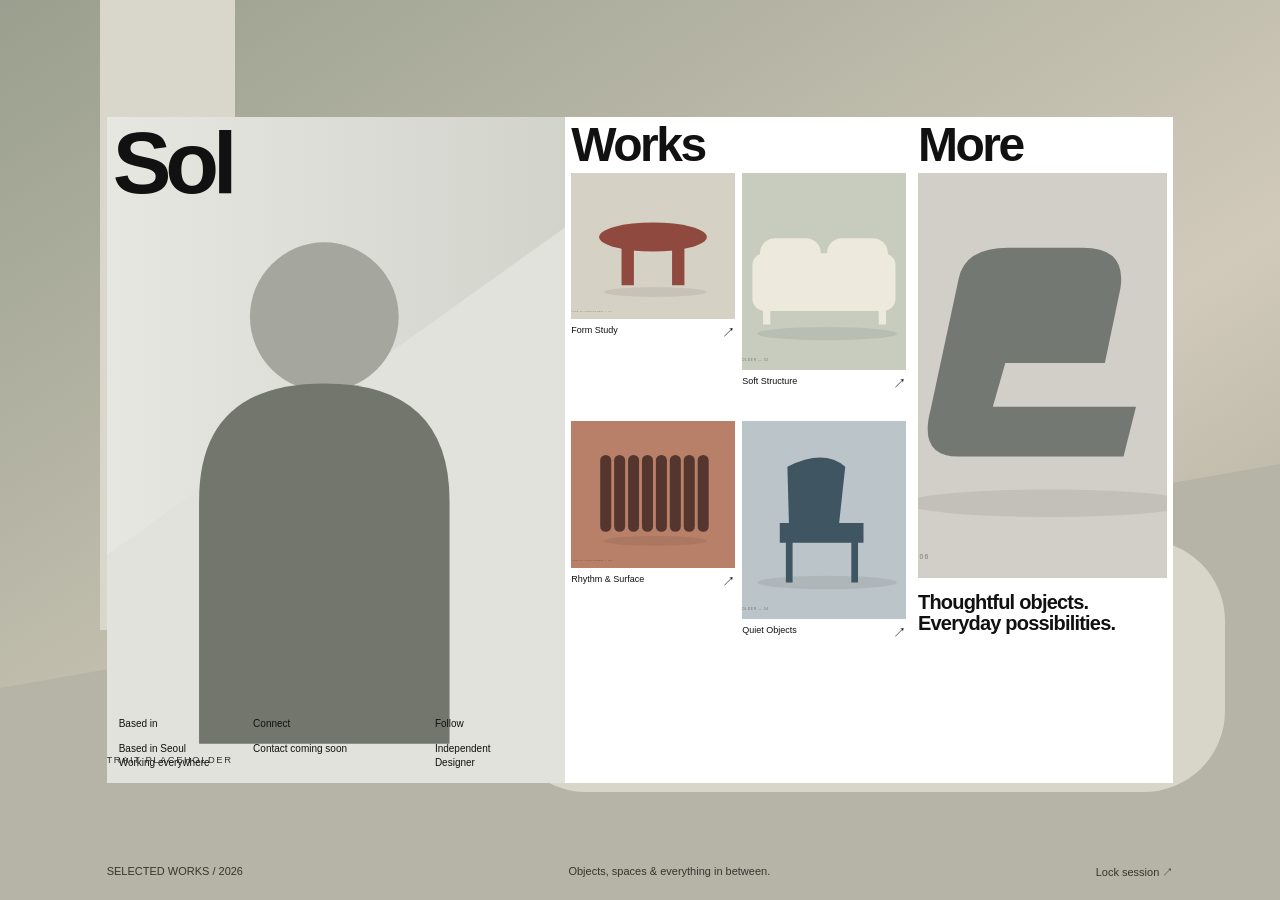
<file: index.html>
<!doctype html>
<html lang="ko"><head><meta charset="utf-8"><meta name="viewport" content="width=device-width, initial-scale=1"><meta name="description" content="A personal portfolio of selected works."><title>Sol — Selected works</title><link rel="icon" href="assets/icon.svg" type="image/svg+xml"><link rel="stylesheet" href="style.css"><script defer src="crypto.js"></script><script defer src="site-data.js"></script><script defer src="app.js"></script></head>
<body><a class="skip" href="#workspace">Skip to content</a><div class="backdrop" aria-hidden="true"></div><div id="app"></div><noscript>이 포트폴리오를 열람하려면 JavaScript를 활성화해 주세요.</noscript>
<dialog id="password-dialog" aria-labelledby="password-title"><form id="password-form"><button type="button" class="dialog-close" aria-label="닫기">×</button><span class="eyebrow">PRIVATE ACCESS</span><h2 id="password-title">A closer look.</h2><p id="password-description">비밀번호를 입력하면 프로젝트를 볼 수 있습니다.</p><label for="password">비밀번호</label><input id="password" type="password" autocomplete="current-password" required aria-describedby="password-error"><p id="password-error" role="alert"></p><button class="submit" type="submit">Unlock <span>↗</span></button></form></dialog></body></html>
</file>
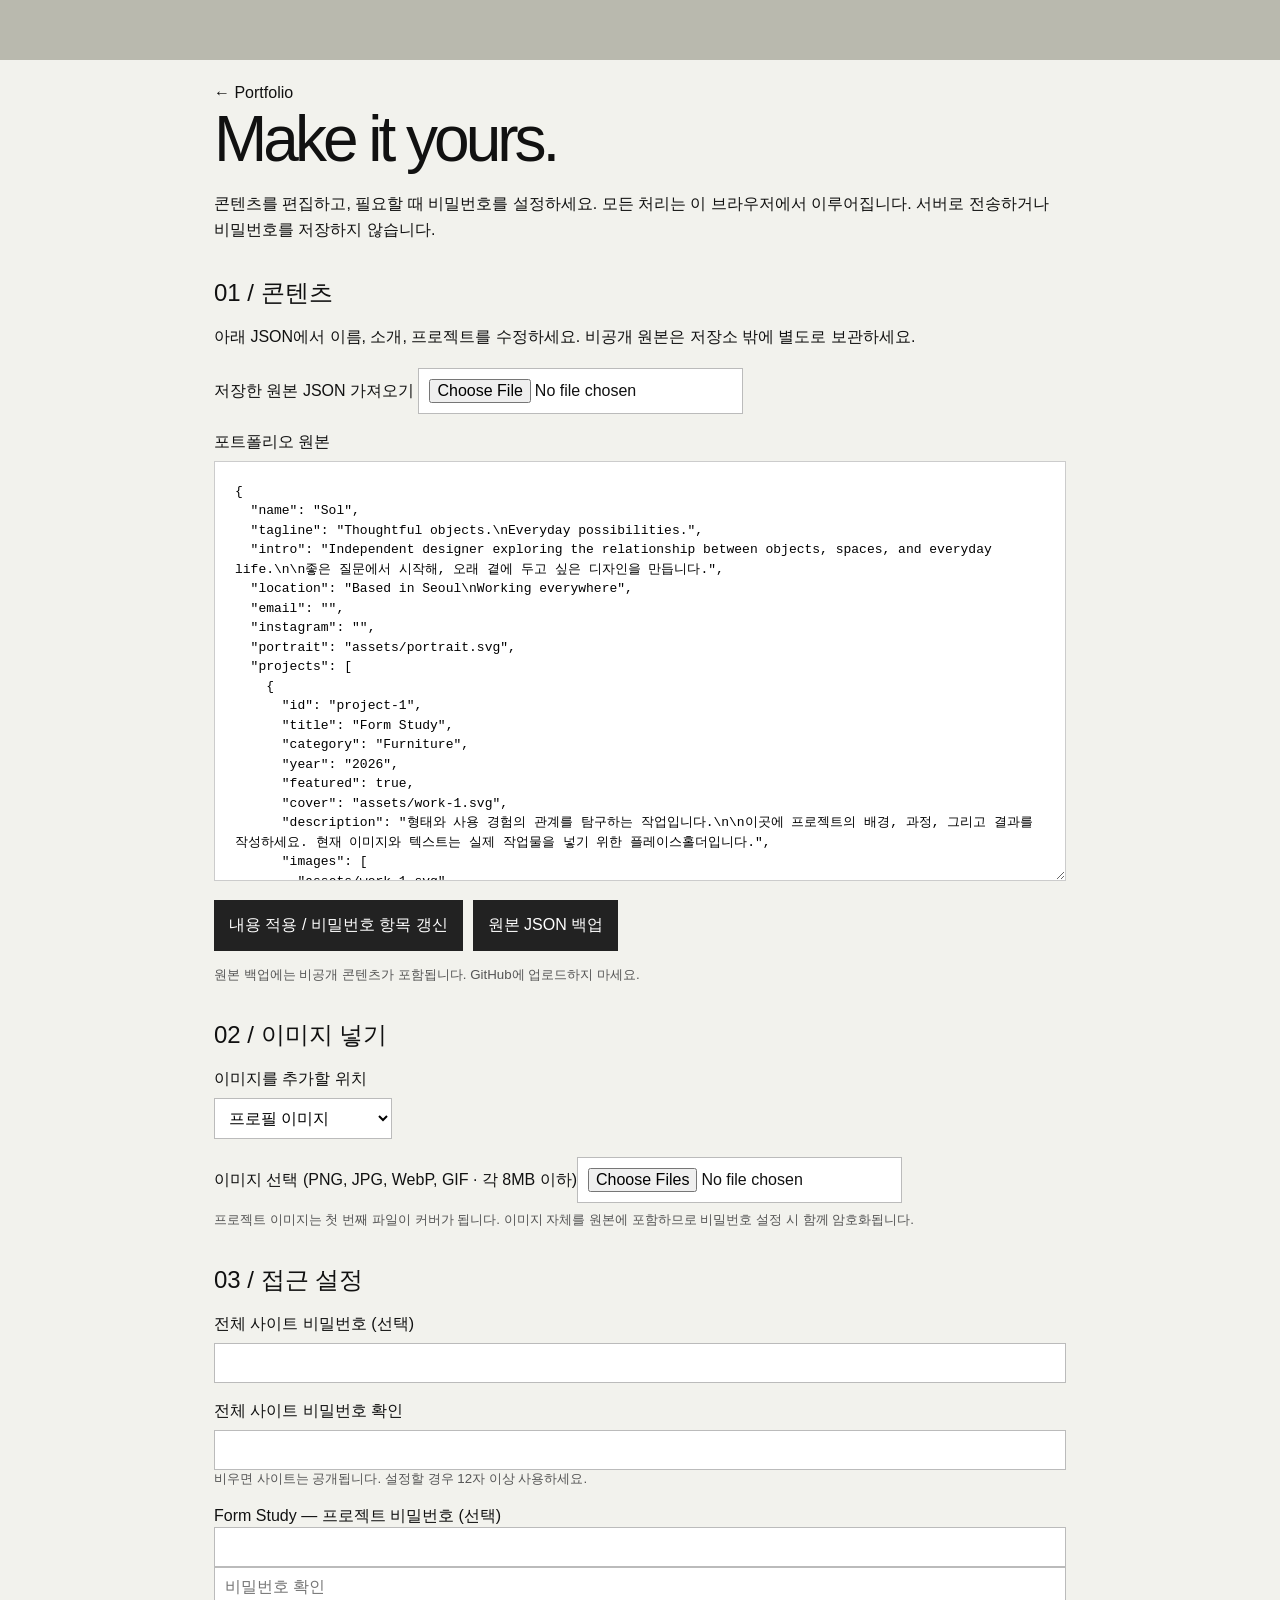
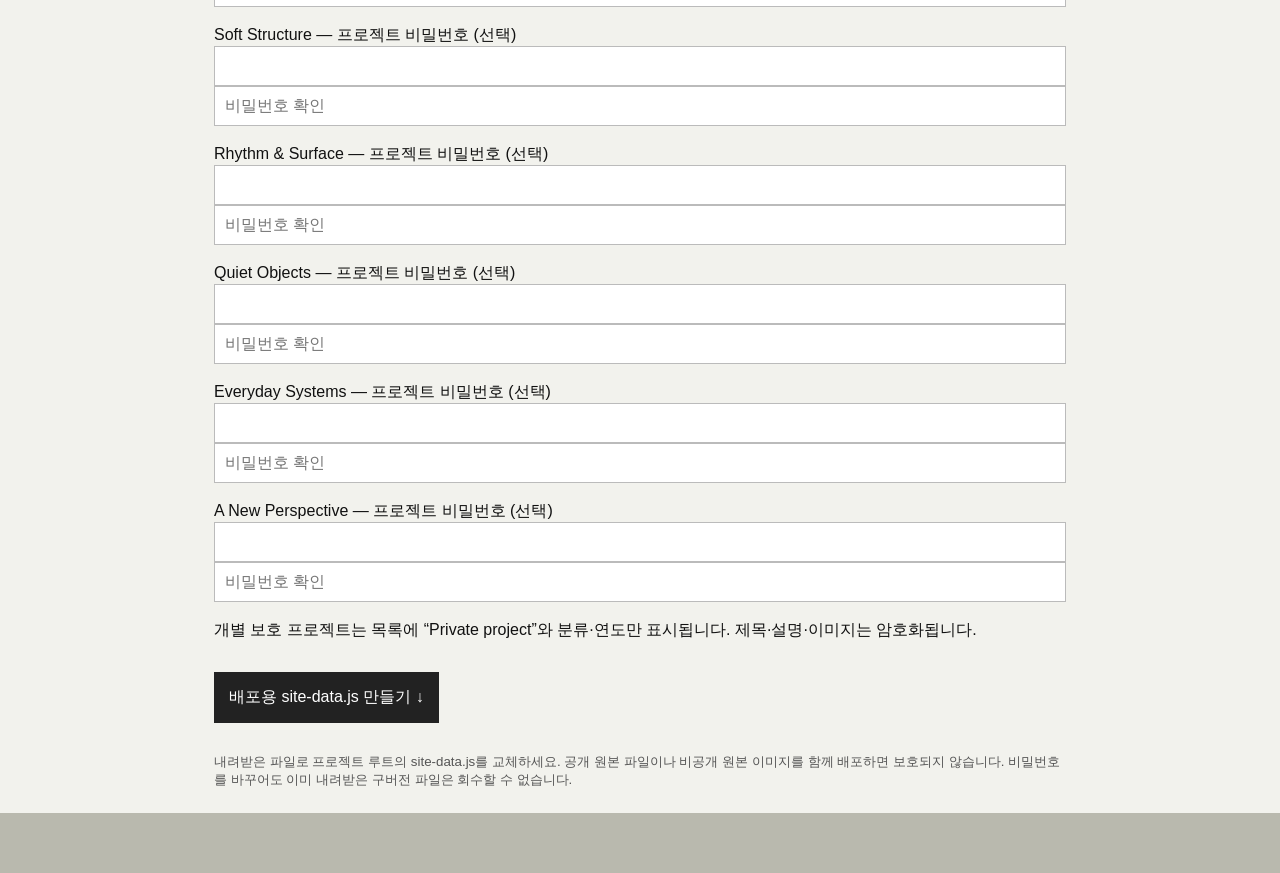
<file: tools/publish.html>
<!doctype html><html lang="ko"><head><meta charset="utf-8"><meta name="viewport" content="width=device-width,initial-scale=1"><title>Portfolio publisher</title><link rel="stylesheet" href="../style.css"><style>body{background:#f2f2ed}main{max-width:900px;margin:60px auto;padding:24px}h1{font-size:64px;letter-spacing:-4px}h2{font-size:24px;margin:35px 0 12px}p{line-height:1.6;margin:15px 0}label{display:block;margin:18px 0 8px}textarea{width:100%;height:420px;padding:20px;font:13px/1.5 monospace;border:1px solid #ccc}input,select{padding:10px;max-width:100%;background:white;border:1px solid #bbb}input[type=password]{width:100%}.action{display:inline-block;background:#222;color:white;padding:15px;margin:15px 10px 15px 0}small{display:block;color:#555}#status{white-space:pre-line}</style><script defer src="../crypto.js"></script><script defer src="../site-data.js"></script><script defer src="publish.js"></script></head><body><main><a href="../index.html">← Portfolio</a><h1>Make it yours.</h1><p>콘텐츠를 편집하고, 필요할 때 비밀번호를 설정하세요. 모든 처리는 이 브라우저에서 이루어집니다. 서버로 전송하거나 비밀번호를 저장하지 않습니다.</p><h2>01 / 콘텐츠</h2><p>아래 JSON에서 이름, 소개, 프로젝트를 수정하세요. 비공개 원본은 저장소 밖에 별도로 보관하세요.</p><label>저장한 원본 JSON 가져오기 <input id="import" type="file" accept=".json,application/json"></label><label for="source">포트폴리오 원본</label><textarea id="source" spellcheck="false"></textarea><button id="prepare" class="action">내용 적용 / 비밀번호 항목 갱신</button><button id="backup" class="action">원본 JSON 백업</button><small>원본 백업에는 비공개 콘텐츠가 포함됩니다. GitHub에 업로드하지 마세요.</small><h2>02 / 이미지 넣기</h2><label for="target">이미지를 추가할 위치</label><select id="target"></select><label>이미지 선택 (PNG, JPG, WebP, GIF · 각 8MB 이하)<input id="images" type="file" accept="image/png,image/jpeg,image/webp,image/gif" multiple></label><small>프로젝트 이미지는 첫 번째 파일이 커버가 됩니다. 이미지 자체를 원본에 포함하므로 비밀번호 설정 시 함께 암호화됩니다.</small><h2>03 / 접근 설정</h2><label for="site-password">전체 사이트 비밀번호 (선택)</label><input id="site-password" type="password" autocomplete="new-password" minlength="12"><label for="site-confirm">전체 사이트 비밀번호 확인</label><input id="site-confirm" type="password" autocomplete="new-password"><small>비우면 사이트는 공개됩니다. 설정할 경우 12자 이상 사용하세요.</small><div id="project-passwords"></div><p>개별 보호 프로젝트는 목록에 “Private project”와 분류·연도만 표시됩니다. 제목·설명·이미지는 암호화됩니다.</p><button id="export" class="action">배포용 site-data.js 만들기 ↓</button><p id="status" role="status"></p><small>내려받은 파일로 프로젝트 루트의 site-data.js를 교체하세요. 공개 원본 파일이나 비공개 원본 이미지를 함께 배포하면 보호되지 않습니다. 비밀번호를 바꾸어도 이미 내려받은 구버전 파일은 회수할 수 없습니다.</small></main></body></html>
</file>
<file: style.css>
*{box-sizing:border-box} :root{font-family:Arial,Helvetica,sans-serif;color:#111;background:#b9b9ae;font-synthesis:none}body{margin:0}button,input,textarea,select{font:inherit}button,a{-webkit-tap-highlight-color:transparent}button{border:0;background:none;color:inherit;cursor:pointer;padding:0;text-align:left}a{color:inherit;text-decoration:none}button:hover,a:hover{opacity:.65}button:focus-visible,a:focus-visible,input:focus-visible,textarea:focus-visible,select:focus-visible{outline:2px solid #37765b;outline-offset:4px}button:disabled{cursor:wait;opacity:.5}img{display:block;width:100%;height:100%;object-fit:cover}h1,h2,h3,p{margin:0;font-weight:400} .backdrop{position:fixed;inset:0;background:#bbb8ab url('assets/background.svg') center/cover;z-index:-1}.skip{position:fixed;top:-100px;z-index:20;background:white;padding:12px}.skip:focus{top:0}.workspace{display:grid;grid-template-columns:43% 32.5% 24.5%;width:83.333%;height:74vh;min-height:510px;margin:13vh auto;background:#fff;overflow:hidden;transition:width .6s,height .6s,margin .6s}.panel{min-width:0;position:relative;overflow:hidden;padding:0 6px}.panel-head{display:flex;align-items:center;justify-content:space-between;height:56px;gap:8px}.panel-head h1,.panel-head h2{font-size:48px;font-weight:600;letter-spacing:-2.5px;line-height:1}.about .panel-head{height:92px}.about .panel-head h1{font-size:88px;letter-spacing:-6px}.expand{display:block;width:100%}.close-panel{display:none;font-size:15px;letter-spacing:0;white-space:nowrap}.portrait{position:absolute;inset:0;z-index:0;background:#e8e8e4}.about>*:not(.portrait){position:relative;z-index:1}.contact{position:absolute!important;bottom:14px;left:12px;right:12px;display:grid;grid-template-columns:1fr 1.4fr 1fr;gap:16px;font-size:10px;line-height:1.35}.contact strong{display:block;font-weight:400;margin-bottom:12px}.contact p{white-space:pre-line}.intro{display:none}.grid{display:grid;grid-template-columns:1fr 1fr;gap:28px 7px;align-items:start}.card{display:block;width:100%}.card .visual{aspect-ratio:1.12;background:#e7e5df;overflow:hidden}.card:nth-child(2n) .visual{aspect-ratio:.83}.card img{transition:transform .6s}.card:hover img{transform:scale(1.04)}.caption{display:flex;justify-content:space-between;gap:8px;margin-top:6px;font-size:9px;line-height:1.3}.caption .arrow{font-size:13px}.category{display:none;color:#777}.more-image{height:45vh;min-height:270px;background:#242624}.more-tagline{font-size:20px;font-weight:600;letter-spacing:-.8px;line-height:1.05;padding-top:14px}.more-links{margin:36px 0;display:none}.more-links button{display:block;border-top:1px solid #ccc;padding:20px 0;width:100%;font-size:28px;letter-spacing:-1px}.more-links button:after{content:'↗';float:right}.filter-bar{display:none;justify-content:space-between;gap:15px;margin:22px 0 34px;font-size:14px}.tabs{display:flex;gap:20px}.tabs button{color:#888}.tabs button[aria-pressed=true]{color:#111;text-decoration:underline;text-underline-offset:5px}select{border:0;background:white;max-width:50%;border-bottom:1px solid #bbb}.workspace.expanded{width:100%;height:100vh;min-height:0;margin:0;grid-template-columns:1fr}.expanded .panel{display:none;padding:18px 24px;overflow:auto}.expanded .panel.active{display:block}.expanded .panel-head{position:sticky;top:-18px;background:#fff;z-index:3;height:100px;border-bottom:1px solid #ddd}.expanded .panel-head h1,.expanded .panel-head h2{font-size:88px;letter-spacing:-5px}.expanded .close-panel{display:block}.expanded .filter-bar{display:flex}.expanded .grid{grid-template-columns:repeat(3,1fr);gap:48px 16px;padding-bottom:60px}.expanded .caption{font-size:15px}.expanded .category{display:block;margin-top:4px;font-size:12px}.expanded .card .visual{aspect-ratio:1.2}.expanded .more-image{width:50%;height:65vh;margin-top:24px;float:right}.expanded .more-links{display:block;width:45%}.expanded .more-tagline{font-size:4vw;width:45%;margin-top:36px}.expanded .portrait{position:relative;width:50%;height:65vh;margin-top:24px;float:left}.expanded .intro{display:block;margin:24px 0 0 54%;font-size:3vw;line-height:1.1;letter-spacing:-1px}.expanded .contact{position:static!important;margin:60px 0 30px 54%;font-size:13px}.page-footer{position:fixed;bottom:20px;left:8.333%;right:8.333%;display:flex;justify-content:space-between;font-size:11px;color:#34352e}.expanded~.page-footer{display:none}.detail{padding:0 0 50px}.detail-top{display:flex;justify-content:space-between;align-items:center;padding:20px 0;border-bottom:1px solid #ddd}.detail h2{font-size:clamp(44px,7vw,100px);letter-spacing:-.065em;line-height:.95;margin:45px 0}.detail-info{display:grid;grid-template-columns:1fr 2fr;gap:40px;max-width:1000px;margin-bottom:40px;line-height:1.5}.detail-info p{white-space:pre-line}.detail-gallery{display:grid;gap:16px}.detail-gallery img{max-height:85vh;object-fit:contain;background:#eee}.detail-next{border-top:1px solid #aaa;padding:26px 0;font-size:26px;width:100%;margin-top:35px}.empty{padding:50px 0;color:#777}.gate{min-height:100vh;background:#eeeee8;padding:6vw;display:flex;flex-direction:column;justify-content:space-between}.gate h1{font-size:clamp(70px,15vw,200px);letter-spacing:-.08em}.gate h2{font-size:48px;letter-spacing:-2px}.gate button{margin-top:30px;border-bottom:1px solid;padding-bottom:12px;font-size:20px;width:240px}.eyebrow{font-size:11px;letter-spacing:1.5px}dialog{border:0;padding:42px;width:min(440px,calc(100% - 32px));color:#111}dialog::backdrop{background:#0007;backdrop-filter:blur(7px)}dialog h2{font-size:40px;letter-spacing:-2px;margin:24px 0 15px}dialog p{font-size:13px;line-height:1.5}dialog label{display:block;font-size:12px;margin-top:28px}dialog input{border:0;border-bottom:1px solid #999;padding:12px 0;width:100%;background:#fff;border-radius:0}.dialog-close{position:absolute;right:18px;top:12px;font-size:28px}#password-error{color:#9b2929;min-height:42px;padding-top:10px}.submit{background:#171717;color:white;padding:16px;width:100%;display:flex;justify-content:space-between}.lock-cover{height:100%;display:flex;align-items:center;justify-content:center;background:#deded8;color:#666;font-size:28px}body:has(dialog[open]){overflow:hidden}@media(min-width:1500px){.panel-head{height:70px}.panel-head h2{font-size:60px}.about .panel-head h1{font-size:108px}.about .panel-head{height:112px}.caption{font-size:12px}.contact{font-size:12px}}@media(max-width:800px){.workspace{width:calc(100% - 32px);height:auto;min-height:0;margin:30px 16px 65px;grid-template-columns:1fr}.panel{padding:0 10px 24px}.about{height:70vh;min-height:470px}.about .panel-head h1{font-size:82px}.panel-head{height:72px}.panel-head h2{font-size:56px}.works,.more{border-top:1px solid #ddd}.grid{gap:24px 12px}.caption{font-size:12px}.contact{font-size:11px}.more-image{height:55vh}.more-tagline{font-size:32px;padding:20px 0}.page-footer{position:static;margin:0 16px 20px;gap:10px;font-size:10px}.expanded .panel{padding:12px 16px}.expanded .panel-head{height:90px;top:-12px}.expanded .panel-head h1,.expanded .panel-head h2{font-size:64px}.expanded .grid{grid-template-columns:repeat(2,1fr);gap:30px 12px}.expanded .caption{font-size:12px}.expanded .portrait{float:none;width:100%;height:55vh}.expanded .intro{margin:25px 0;font-size:32px}.expanded .contact{margin:30px 0;font-size:12px}.expanded .more-image{float:none;width:100%;height:50vh}.expanded .more-tagline,.expanded .more-links{width:100%;font-size:32px}.detail-info{grid-template-columns:1fr;gap:20px}.filter-bar{font-size:12px}.gate h2{font-size:36px}}@media(prefers-reduced-motion:reduce){*,*:before,*:after{transition:none!important;scroll-behavior:auto!important}}
</file>
